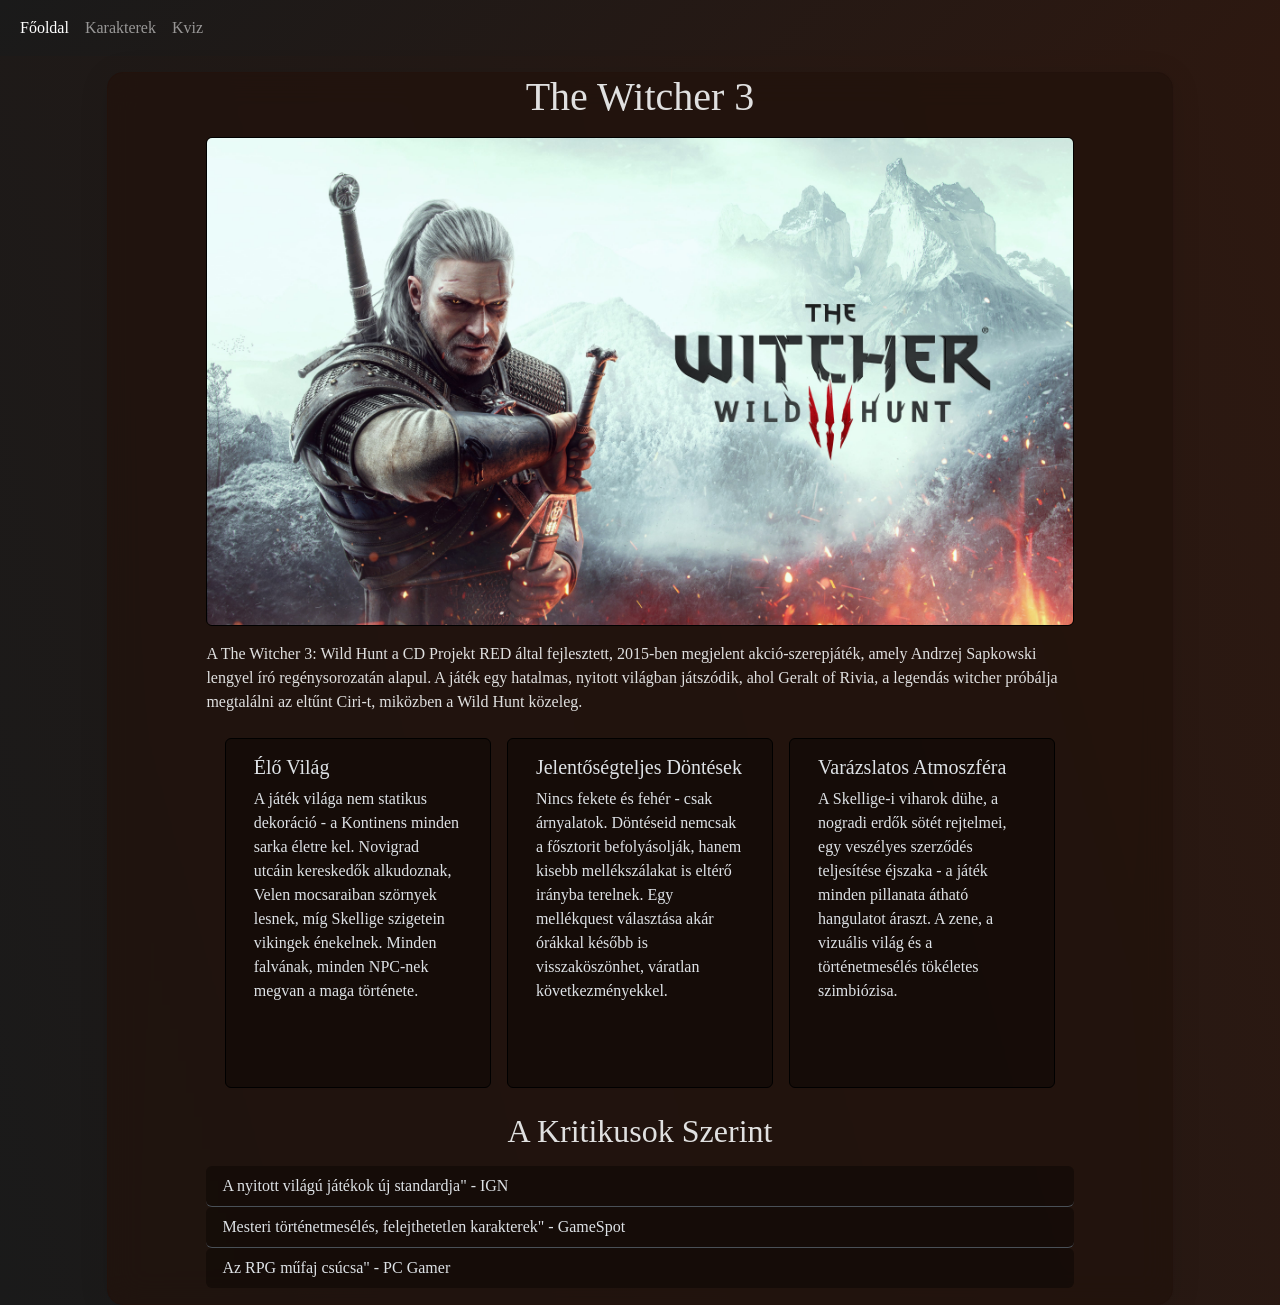
<file: index.html>
<!DOCTYPE html>
<html lang="hu">

<head>
    <meta charset="UTF-8">
    <meta name="viewport" content="width=device-width, initial-scale=1.0">
    <title>The Witcher 3</title>
    <link href="https://cdn.jsdelivr.net/npm/bootstrap@5.3.8/dist/css/bootstrap.min.css" rel="stylesheet"
        integrity="sha384-sRIl4kxILFvY47J16cr9ZwB07vP4J8+LH7qKQnuqkuIAvNWLzeN8tE5YBujZqJLB" crossorigin="anonymous">
    <script src="https://cdn.jsdelivr.net/npm/bootstrap@5.3.8/dist/js/bootstrap.bundle.min.js"
        integrity="sha384-FKyoEForCGlyvwx9Hj09JcYn3nv7wiPVlz7YYwJrWVcXK/BmnVDxM+D2scQbITxI"
        crossorigin="anonymous"></script>
    <link rel="stylesheet" href="style.css">
    <link rel="icon" type="image/x-icon" href="icon.png">
</head>

<body>
    <nav class="navbar navbar-expand-lg bg-body-tertiary"
        style="background: linear-gradient(135deg, #1a1a1a 0%, #2d1810 100%) !important; color: #e0e0e0 !important; "
        data-bs-theme="dark">
        <div class="container-fluid">
            <button class="navbar-toggler" type="button" data-bs-toggle="collapse" data-bs-target="#navbarNav"
                aria-controls="navbarNav" aria-expanded="false" aria-label="Toggle navigation">
                <span class="navbar-toggler-icon"></span>
            </button>
            <div class="collapse navbar-collapse" id="navbarNav">
                <ul class="navbar-nav">
                    <li class="nav-item">
                        <a class="nav-link active" aria-current="page" href="index.html">Főoldal</a>
                    </li>
                    <li class="nav-item">
                        <a class="nav-link" href="karakterek.html">Karakterek</a>
                    </li>
                    <li class="nav-item">
                        <a class="nav-link" href="kviz.html">Kviz</a>
                    </li>
                </ul>
            </div>
        </div>
    </nav>

    <div class="container-fluid col-10 tartalom mt-3">
        <h1>The Witcher 3</h1>
        <img class="img-fluid mt-3 col-10 rounded mx-auto d-block" src="witcher.png">
        <p class="mt-3 col-10 mx-auto">A The Witcher 3: Wild Hunt a CD Projekt RED által fejlesztett, 2015-ben megjelent
            akció-szerepjáték, amely
            Andrzej Sapkowski lengyel író regénysorozatán alapul. A játék egy hatalmas, nyitott világban játszódik, ahol
            Geralt of Rivia, a legendás witcher próbálja megtalálni az eltűnt Ciri-t, miközben a Wild Hunt közeleg.
        </p>

        <div class="row justify-content-center align-items-center">


            <div class="card col-xl-3 col-lg-10 m-2" style="background: rgba(19, 10, 7, 0.73); height: 350px;" data-bs-theme="dark">
                <div class="card-body">
                    <h5 class="card-title">Élő Világ</h5>
                    <p class="card-text">A játék világa nem statikus dekoráció - a Kontinens minden sarka életre kel.
                        Novigrad utcáin kereskedők alkudoznak, Velen mocsaraiban szörnyek lesnek, míg Skellige szigetein
                        vikingek énekelnek. Minden falvának, minden NPC-nek megvan a maga története.</p>
                </div>
            </div>

            <div class="card col-xl-3 col-lg-10 m-2" style="background: rgba(19, 10, 7, 0.73); height: 350px;" data-bs-theme="dark">
                <div class="card-body">
                    <h5 class="card-title">Jelentőségteljes Döntések</h5>
                    <p class="card-text">Nincs fekete és fehér - csak árnyalatok. Döntéseid nemcsak a fősztorit
                        befolyásolják, hanem kisebb mellékszálakat is eltérő irányba terelnek. Egy mellékquest
                        választása akár órákkal később is visszaköszönhet, váratlan következményekkel.</p>
                </div>
            </div>

            <div class="card col-xl-3 col-lg-10 m-2" style="background: rgba(19, 10, 7, 0.73); height: 350px;" data-bs-theme="dark">
                <div class="card-body">
                    <h5 class="card-title">Varázslatos Atmoszféra</h5>
                    <p class="card-text">A Skellige-i viharok dühe, a nogradi erdők sötét rejtelmei, egy veszélyes
                        szerződés teljesítése éjszaka - a játék minden pillanata átható hangulatot áraszt. A zene, a
                        vizuális világ és a történetmesélés tökéletes szimbiózisa.</p>
                </div>
            </div>

        </div>

        <h2 class="mt-3">A Kritikusok Szerint</h2>

        <ul class="list-group list-group-flush col-10 mx-auto mt-3 mb-3" data-bs-theme="dark">
            <li style="background: rgba(19, 10, 7, 0.73);" class="list-group-item rounded">A nyitott világú játékok új standardja" - IGN</li>
            <li style="background: rgba(19, 10, 7, 0.73);" class="list-group-item rounded">Mesteri történetmesélés, felejthetetlen karakterek" - GameSpot</li>
            <li style="background: rgba(19, 10, 7, 0.73);" class="list-group-item rounded">Az RPG műfaj csúcsa" - PC Gamer</li>
        </ul>

    </div>

</body>

</html>
</file>
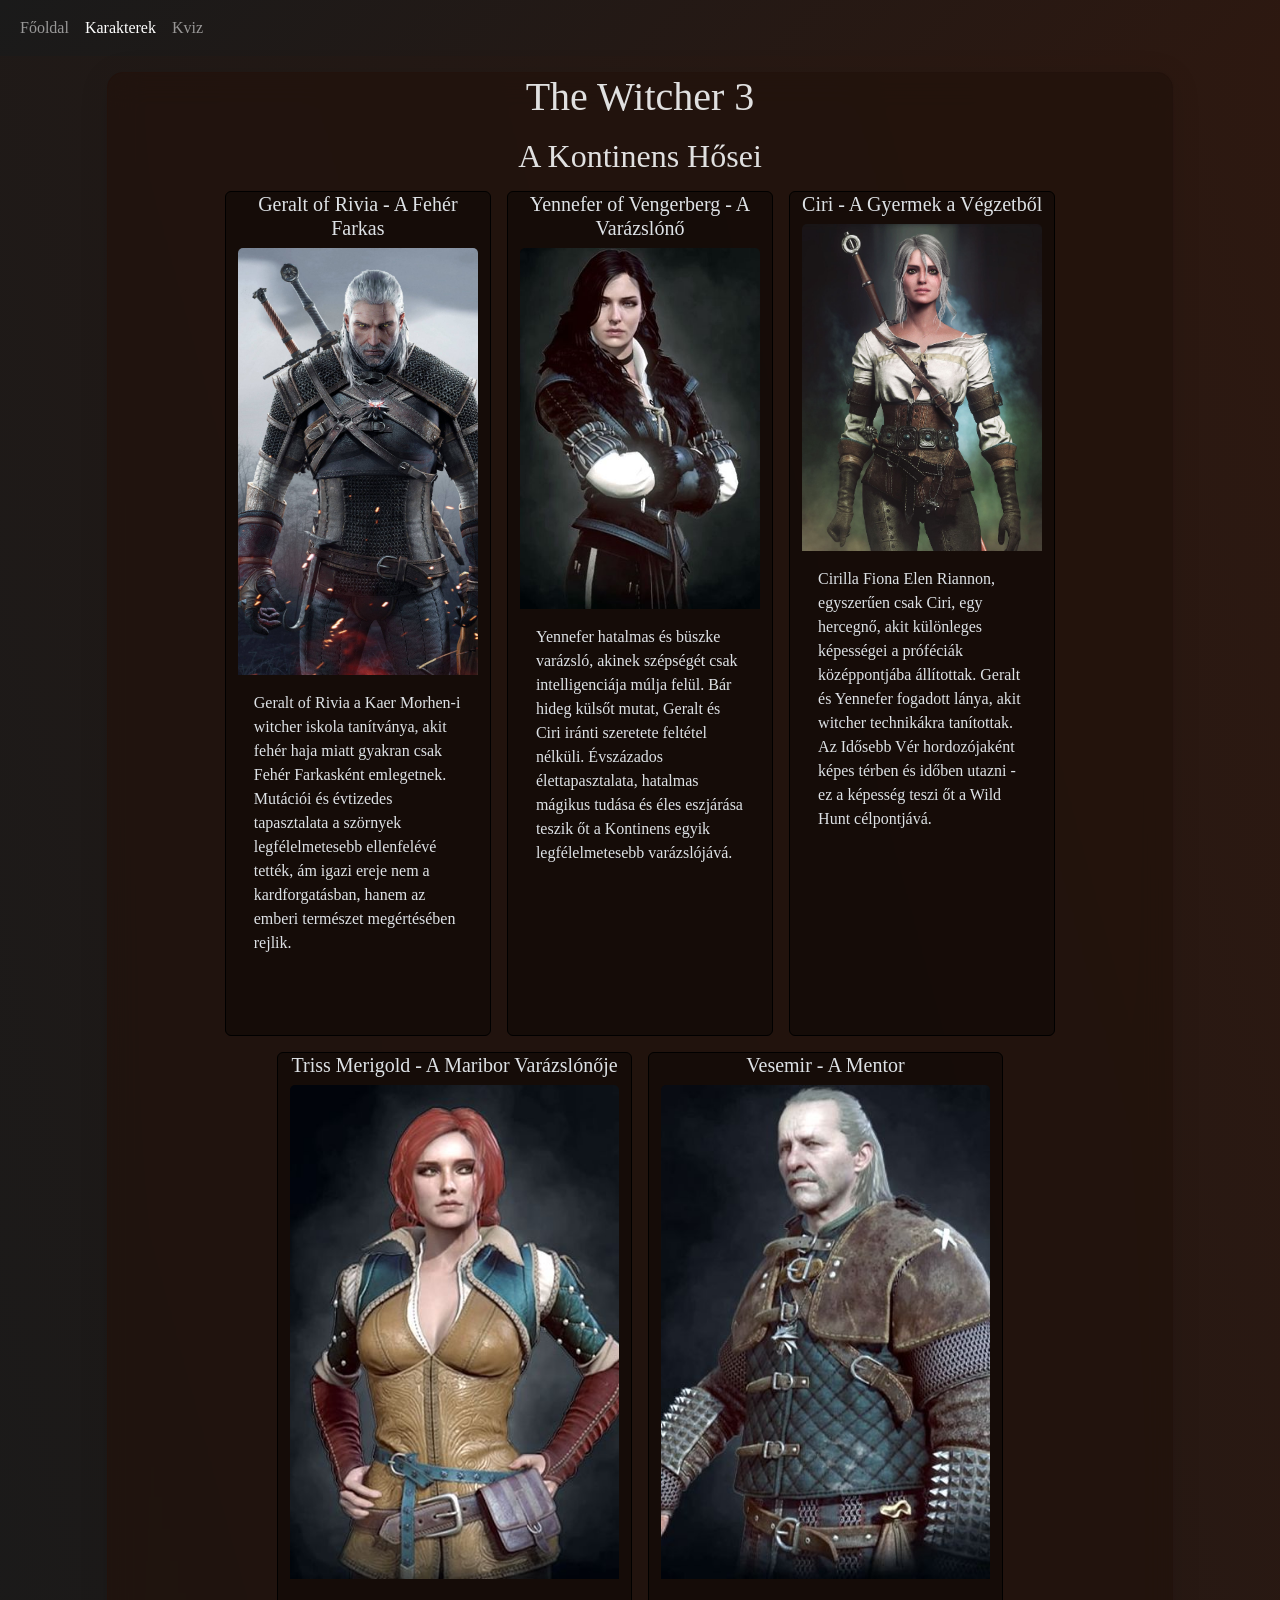
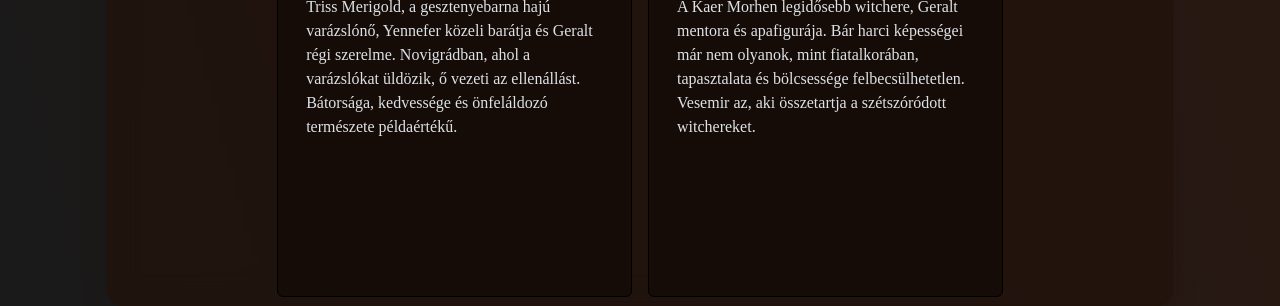
<file: karakterek.html>
<!DOCTYPE html>
<html lang="hu">

<head>
    <meta charset="UTF-8">
    <meta name="viewport" content="width=device-width, initial-scale=1.0">
    <title>The Witcher 3</title>
    <link href="https://cdn.jsdelivr.net/npm/bootstrap@5.3.8/dist/css/bootstrap.min.css" rel="stylesheet"
        integrity="sha384-sRIl4kxILFvY47J16cr9ZwB07vP4J8+LH7qKQnuqkuIAvNWLzeN8tE5YBujZqJLB" crossorigin="anonymous">
    <script src="https://cdn.jsdelivr.net/npm/bootstrap@5.3.8/dist/js/bootstrap.bundle.min.js"
        integrity="sha384-FKyoEForCGlyvwx9Hj09JcYn3nv7wiPVlz7YYwJrWVcXK/BmnVDxM+D2scQbITxI"
        crossorigin="anonymous"></script>
    <link rel="stylesheet" href="style.css">
    <link rel="icon" type="image/x-icon" href="icon.png">
</head>

<body>
    <nav class="navbar navbar-expand-lg bg-body-tertiary"
        style="background: linear-gradient(135deg, #1a1a1a 0%, #2d1810 100%) !important; color: #e0e0e0 !important; "
        data-bs-theme="dark">
        <div class="container-fluid">
            <button class="navbar-toggler" type="button" data-bs-toggle="collapse" data-bs-target="#navbarNav"
                aria-controls="navbarNav" aria-expanded="false" aria-label="Toggle navigation">
                <span class="navbar-toggler-icon"></span>
            </button>
            <div class="collapse navbar-collapse" id="navbarNav">
                <ul class="navbar-nav">
                    <li class="nav-item">
                        <a class="nav-link" aria-current="page" href="index.html">Főoldal</a>
                    </li>
                    <li class="nav-item">
                        <a class="nav-link active" href="karakterek.html">Karakterek</a>
                    </li>
                    <li class="nav-item">
                        <a class="nav-link" href="kviz.html">Kviz</a>
                    </li>
                </ul>
            </div>
        </div>
    </nav>

    <div class="container-fluid col-10 tartalom mt-3">
        <h1>The Witcher 3</h1>
        <h2 class="mt-3">A Kontinens Hősei</h2>

        <div class="row justify-content-center align-items-center" data-bs-theme="dark">

            <div class="card col-xl-3 col-lg-10 m-2" style="background: rgba(19, 10, 7, 0.73); height: 845px;">
                <h5 class="card-title text-center">Geralt of Rivia - A Fehér Farkas</h5>
                <img src="geralt.png" class="card-img-top" alt="geralt kep">
                <div class="card-body">
                    <p class="card-text">Geralt of Rivia a Kaer Morhen-i witcher iskola tanítványa, akit fehér haja miatt gyakran csak Fehér Farkasként emlegetnek. Mutációi és évtizedes tapasztalata a szörnyek legfélelmetesebb ellenfelévé tették, ám igazi ereje nem a kardforgatásban, hanem az emberi természet megértésében rejlik.</p>
                </div>
            </div>

            <div class="card col-xl-3 col-lg-10 m-2" style="background: rgba(19, 10, 7, 0.73); height: 845px;">
                <h5 class="card-title text-center">Yennefer of Vengerberg - A Varázslónő</h5>
                <img src="yennefer.png" class="card-img-top" alt="yennefer kep">
                <div class="card-body">
                    <p class="card-text">Yennefer hatalmas és büszke varázsló, akinek szépségét csak intelligenciája múlja felül. Bár hideg külsőt mutat, Geralt és Ciri iránti szeretete feltétel nélküli. Évszázados élettapasztalata, hatalmas mágikus tudása és éles eszjárása teszik őt a Kontinens egyik legfélelmetesebb varázslójává.</p>
                </div>
            </div>

            <div class="card col-xl-3 col-lg-10 m-2" style="background: rgba(19, 10, 7, 0.73); height: 845px;">
                <h5 class="card-title text-center">Ciri - A Gyermek a Végzetből</h5>
                <img src="ciri.png" class="card-img-top" alt="ciri kep">
                <div class="card-body">
                    <p class="card-text">Cirilla Fiona Elen Riannon, egyszerűen csak Ciri, egy hercegnő, akit különleges képességei a próféciák középpontjába állítottak. Geralt és Yennefer fogadott lánya, akit witcher technikákra tanítottak. Az Idősebb Vér hordozójaként képes térben és időben utazni - ez a képesség teszi őt a Wild Hunt célpontjává.</p>
                </div>
            </div>

        </div>

        <div class="row justify-content-center align-items-center" data-bs-theme="dark">

            <div class="card col-xl-4 col-lg-10 m-2" style="background: rgba(19, 10, 7, 0.73); height: 845px;">
                <h5 class="card-title text-center">Triss Merigold - A Maribor Varázslónője</h5>
                <img src="triss.png" class="card-img-top" alt="triss kep">
                <div class="card-body">
                    <p class="card-text">Triss Merigold, a gesztenyebarna hajú varázslónő, Yennefer közeli barátja és Geralt régi szerelme. Novigrádban, ahol a varázslókat üldözik, ő vezeti az ellenállást. Bátorsága, kedvessége és önfeláldozó természete példaértékű.</p>
                </div>
            </div>

            <div class="card col-xl-4 col-lg-10 m-2" style="background: rgba(19, 10, 7, 0.73); height: 845px;">
                <h5 class="card-title text-center">Vesemir - A Mentor</h5>
                <img src="vesemir.png" class="card-img-top" alt="vesemir kep">
                <div class="card-body">
                    <p class="card-text">A Kaer Morhen legidősebb witchere, Geralt mentora és apafigurája. Bár harci képességei már nem olyanok, mint fiatalkorában, tapasztalata és bölcsessége felbecsülhetetlen. Vesemir az, aki összetartja a szétszóródott witchereket.</p>
                </div>
            </div>


        </div>

    </div>

</body>

</html>
</file>
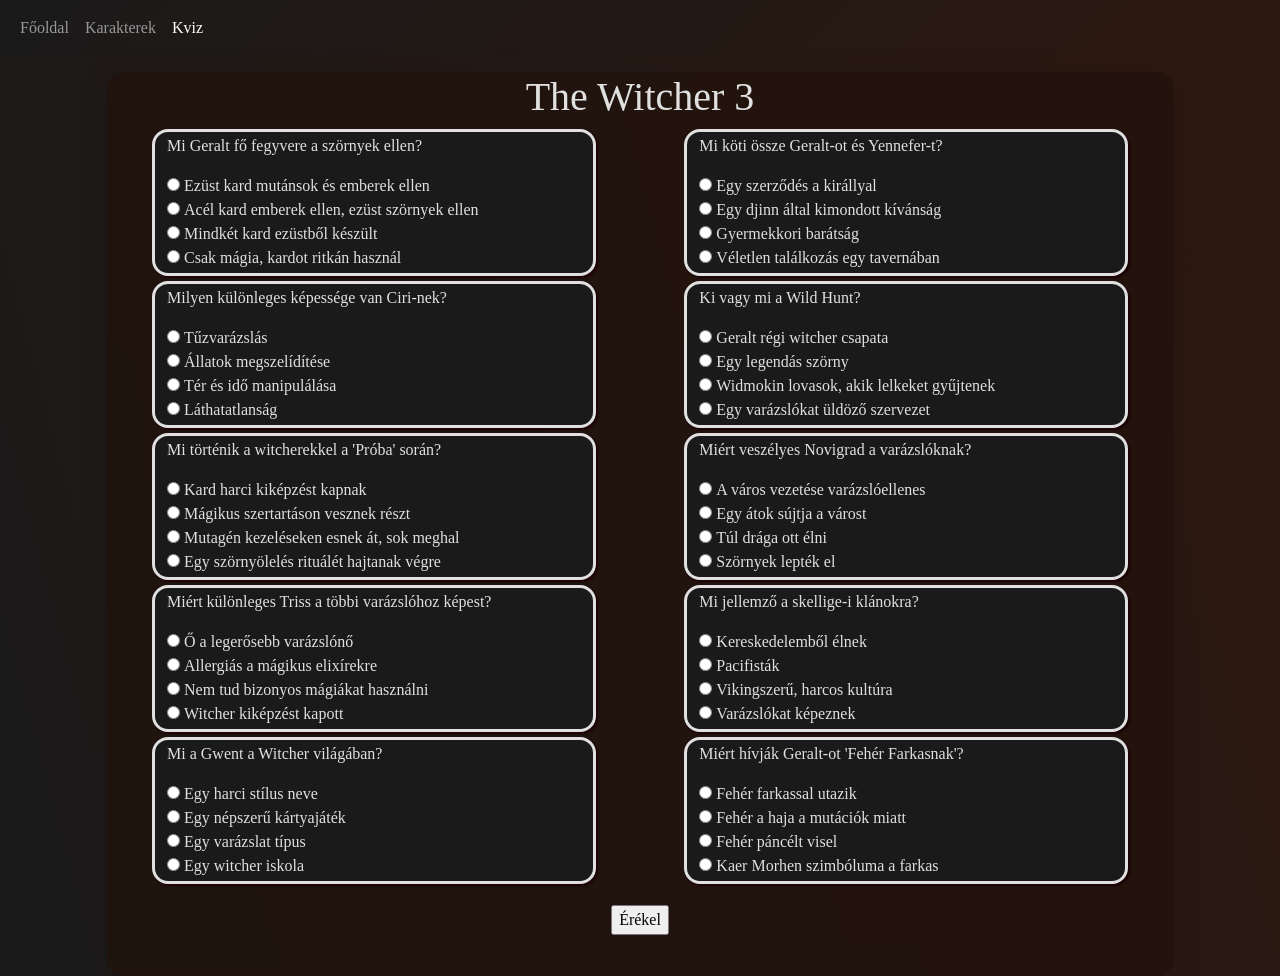
<file: kviz.html>
<!DOCTYPE html>
<html lang="hu">

<head>
    <meta charset="UTF-8">
    <meta name="viewport" content="width=device-width, initial-scale=1.0">
    <title>The Witcher 3</title>
    <link href="https://cdn.jsdelivr.net/npm/bootstrap@5.3.8/dist/css/bootstrap.min.css" rel="stylesheet"
        integrity="sha384-sRIl4kxILFvY47J16cr9ZwB07vP4J8+LH7qKQnuqkuIAvNWLzeN8tE5YBujZqJLB" crossorigin="anonymous">
    <script src="https://cdn.jsdelivr.net/npm/bootstrap@5.3.8/dist/js/bootstrap.bundle.min.js"
        integrity="sha384-FKyoEForCGlyvwx9Hj09JcYn3nv7wiPVlz7YYwJrWVcXK/BmnVDxM+D2scQbITxI"
        crossorigin="anonymous"></script>
    <link rel="stylesheet" href="style.css">
    <link rel="icon" type="image/x-icon" href="icon.png">
    <script src="kviz.js"></script>
</head>

<body>
    <nav class="navbar navbar-expand-lg bg-body-tertiary"
        style="background: linear-gradient(135deg, #1a1a1a 0%, #2d1810 100%) !important; color: #e0e0e0 !important; "
        data-bs-theme="dark">
        <div class="container-fluid">
            <button class="navbar-toggler" type="button" data-bs-toggle="collapse" data-bs-target="#navbarNav"
                aria-controls="navbarNav" aria-expanded="false" aria-label="Toggle navigation">
                <span class="navbar-toggler-icon"></span>
            </button>
            <div class="collapse navbar-collapse" id="navbarNav">
                <ul class="navbar-nav">
                    <li class="nav-item">
                        <a class="nav-link" aria-current="page" href="index.html">Főoldal</a>
                    </li>
                    <li class="nav-item">
                        <a class="nav-link" href="karakterek.html">Karakterek</a>
                    </li>
                    <li class="nav-item">
                        <a class="nav-link active" href="kviz.html">Kviz</a>
                    </li>
                </ul>
            </div>
        </div>
    </nav>

    <div class="container-fluid col-10 tartalom mt-3">
        <h1>The Witcher 3</h1>

        <form name="kviz">
            <div class="row">
<div class="container col-5">
        <p>Mi Geralt fő fegyvere a szörnyek ellen?</p>
        <input type="radio" id="a" name="kerdes0" value="a">
        <label form="a">Ezüst kard mutánsok és emberek ellen</label><br>
        <input type="radio" id="a" name="kerdes0" value="b">
        <label form="b">Acél kard emberek ellen, ezüst szörnyek ellen</label><br>
        <input type="radio" id="a" name="kerdes0" value="c">
        <label form="c">Mindkét kard ezüstből készült</label><br>
        <input type="radio" id="a" name="kerdes0" value="d">
        <label form="d">Csak mágia, kardot ritkán használ</label><br>
</div>
<div class="container col-5">
        <p>Mi köti össze Geralt-ot és Yennefer-t?</p>
        <input type="radio" id="a" name="kerdes1" value="a">
        <label form="a">Egy szerződés a királlyal</label><br>
        <input type="radio" id="a" name="kerdes1" value="b">
        <label form="b">Egy djinn által kimondott kívánság</label><br>
        <input type="radio" id="a" name="kerdes1" value="c">
        <label form="c">Gyermekkori barátság</label><br>
        <input type="radio" id="a" name="kerdes1" value="d">
        <label form="d">Véletlen találkozás egy tavernában</label><br>
</div>
</div>
<div class="row">
<div class="container col-5">
        <p>Milyen különleges képessége van Ciri-nek?</p>
        <input type="radio" id="a" name="kerdes2" value="a">
        <label form="a">Tűzvarázslás</label><br>
        <input type="radio" id="a" name="kerdes2" value="b">
        <label form="b">Állatok megszelídítése</label><br>
        <input type="radio" id="a" name="kerdes2" value="c">
        <label form="c">Tér és idő manipulálása</label><br>
        <input type="radio" id="a" name="kerdes2" value="d">
        <label form="d">Láthatatlanság</label><br>
</div>
<div class="container col-5">
        <p>Ki vagy mi a Wild Hunt?</p>
        <input type="radio" id="a" name="kerdes3" value="a">
        <label form="a">Geralt régi witcher csapata</label><br>
        <input type="radio" id="a" name="kerdes3" value="b">
        <label form="b">Egy legendás szörny</label><br>
        <input type="radio" id="a" name="kerdes3" value="c">
        <label form="c">Widmokin lovasok, akik lelkeket gyűjtenek</label><br>
        <input type="radio" id="a" name="kerdes3" value="d">
        <label form="d">Egy varázslókat üldöző szervezet</label><br>
</div>
</div>
<div class="row">
<div class="container col-5">
        <p>Mi történik a witcherekkel a 'Próba' során?</p>
        <input type="radio" id="a" name="kerdes4" value="a">
        <label form="a">Kard harci kiképzést kapnak</label><br>
        <input type="radio" id="a" name="kerdes4" value="b">
        <label form="b">Mágikus szertartáson vesznek részt</label><br>
        <input type="radio" id="a" name="kerdes4" value="c">
        <label form="c">Mutagén kezeléseken esnek át, sok meghal</label><br>
        <input type="radio" id="a" name="kerdes4" value="d">
        <label form="d">Egy szörnyölelés rituálét hajtanak végre</label><br>
</div>
<div class="container col-5">
        <p>Miért veszélyes Novigrad a varázslóknak?</p>
        <input type="radio" id="a" name="kerdes5" value="a">
        <label form="a">A város vezetése varázslóellenes</label><br>
        <input type="radio" id="a" name="kerdes5" value="b">
        <label form="b">Egy átok sújtja a várost</label><br>
        <input type="radio" id="a" name="kerdes5" value="c">
        <label form="c">Túl drága ott élni</label><br>
        <input type="radio" id="a" name="kerdes5" value="d">
        <label form="d">Szörnyek lepték el</label><br>
</div>
</div>
<div class="row">
<div class="container col-5">
        <p>Miért különleges Triss a többi varázslóhoz képest?</p>
        <input type="radio" id="a" name="kerdes6" value="a">
        <label form="a">Ő a legerősebb varázslónő</label><br>
        <input type="radio" id="a" name="kerdes6" value="b">
        <label form="b">Allergiás a mágikus elixírekre</label><br>
        <input type="radio" id="a" name="kerdes6" value="c">
        <label form="c">Nem tud bizonyos mágiákat használni</label><br>
        <input type="radio" id="a" name="kerdes6" value="d">
        <label form="d">Witcher kiképzést kapott</label><br>
</div>
<div class="container col-5">
        <p>Mi jellemző a skellige-i klánokra?</p>
        <input type="radio" id="a" name="kerdes7" value="a">
        <label form="a">Kereskedelemből élnek</label><br>
        <input type="radio" id="a" name="kerdes7" value="b">
        <label form="b">Pacifisták</label><br>
        <input type="radio" id="a" name="kerdes7" value="c">
        <label form="c">Vikingszerű, harcos kultúra</label><br>
        <input type="radio" id="a" name="kerdes7" value="d">
        <label form="d">Varázslókat képeznek</label><br>
</div>
</div>

<div class="row">
<div class="container col-5">
        <p>Mi a Gwent a Witcher világában?</p>
        <input type="radio" id="a" name="kerdes8" value="a">
        <label form="a">Egy harci stílus neve</label><br>
        <input type="radio" id="a" name="kerdes8" value="b">
        <label form="b">Egy népszerű kártyajáték</label><br>
        <input type="radio" id="a" name="kerdes8" value="c">
        <label form="c">Egy varázslat típus</label><br>
        <input type="radio" id="a" name="kerdes8" value="d">
        <label form="d">Egy witcher iskola</label><br>
</div>
<div class="container col-5">
        <p>Miért hívják Geralt-ot 'Fehér Farkasnak'?</p>
        <input type="radio" id="a" name="kerdes9" value="a">
        <label form="a">Fehér farkassal utazik</label><br>
        <input type="radio" id="a" name="kerdes9" value="b">
        <label form="b">Fehér a haja a mutációk miatt</label><br>
        <input type="radio" id="a" name="kerdes9" value="c">
        <label form="c">Fehér páncélt visel</label><br>
        <input type="radio" id="a" name="kerdes9" value="d">
        <label form="d">Kaer Morhen szimbóluma a farkas</label><br>
</div>
</div>

</form>

<input type="button" class="mx-auto d-block my-3" value="Érékel" onclick="ertekel()"> <br>

</body>

</html>
</file>
<file: style.css>
body {
    background: linear-gradient(75deg, #1a1a1a 0%, #2d1810 100%);
    font-family: 'Cinzel', serif;
    color: #e0e0e0;
}

.tartalom {
    background: rgba(34, 18, 12, 0.73);
    border-radius: 16px;
    box-shadow: 0 4px 30px rgba(0, 0, 0, 0.1);
    backdrop-filter: blur(16.1px);
    -webkit-backdrop-filter: blur(16.1px);
    border: 1px solid rgba(34, 18, 12, 1);
}

h1, h2 {
    text-align: center;
    color: #e0e0e0;
}

/*
Source - https://stackoverflow.com/a
Posted by Tyler Watts, modified by community. See post 'Timeline' for change history
Retrieved 2026-01-12, License - CC BY-SA 4.0
*/



.card:hover, .img-fluid:hover{
    box-shadow: 8px 8px 8px rgb(29, 2, 6);
    transform:scale(1.06);
}

.card,.img-fluid{

  border:1px solid black;
  transition:.3s;
}

.container{
    background-color: #1a1a1a;
    border-radius: 16px;
    margin-bottom: 5px;
    box-shadow: 2px 2px 2px rgb(29, 2, 6);
    border: #e0e0e0 solid;
    padding-top: 2px;
    padding-bottom: 3px;
}
</file>
